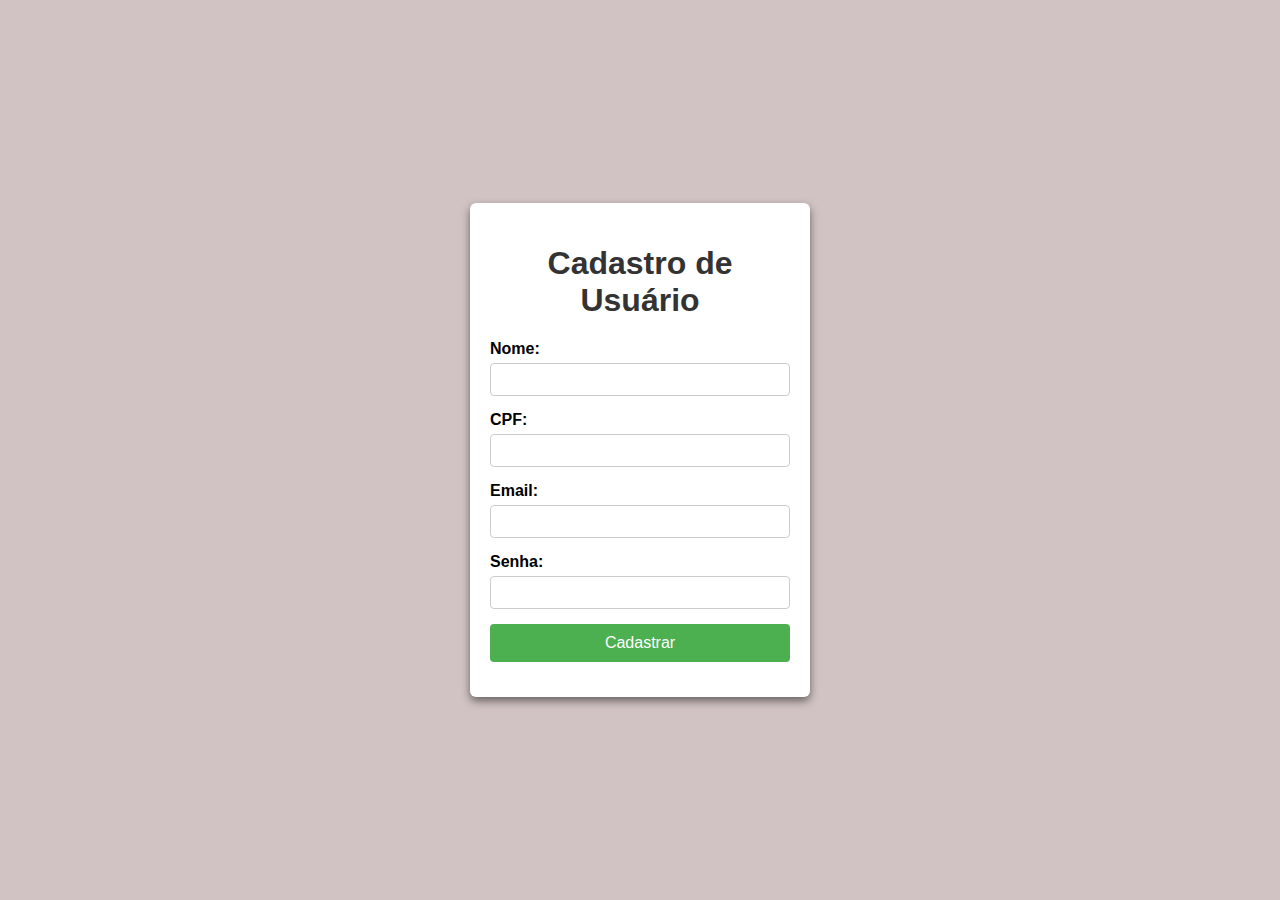
<file: backend/testeFront/index.html>
<!DOCTYPE html>
<html lang="pt-br">
<head>
    <meta charset="UTF-8">
    <meta name="viewport" content="width=device-width, initial-scale=1.0">
    <title>Cadastro de Usuário</title>
    <link rel="stylesheet" href="style.css">
</head>
<body>
    <div class="form-container">
        <h1>Cadastro de Usuário</h1>
        <form id="usuarioForm">
            <label for="nome">Nome:</label>
            <input type="text" id="nome" name="nome" required>
            
            <label for="cpf">CPF:</label>
            <input type="text" id="cpf" name="cpf" required >
            
            <label for="email">Email:</label>
            <input type="email" id="email" name="email" required>
            
            <label for="senha">Senha:</label>
            <input type="password" id="senha" name="senha" required>

            <button type="submit">Cadastrar</button>
        </form>

        <div id="responseMessage" class="response-message"></div>
    </div>

    <script src="script.js"></script>
</body>
</html>
</file>
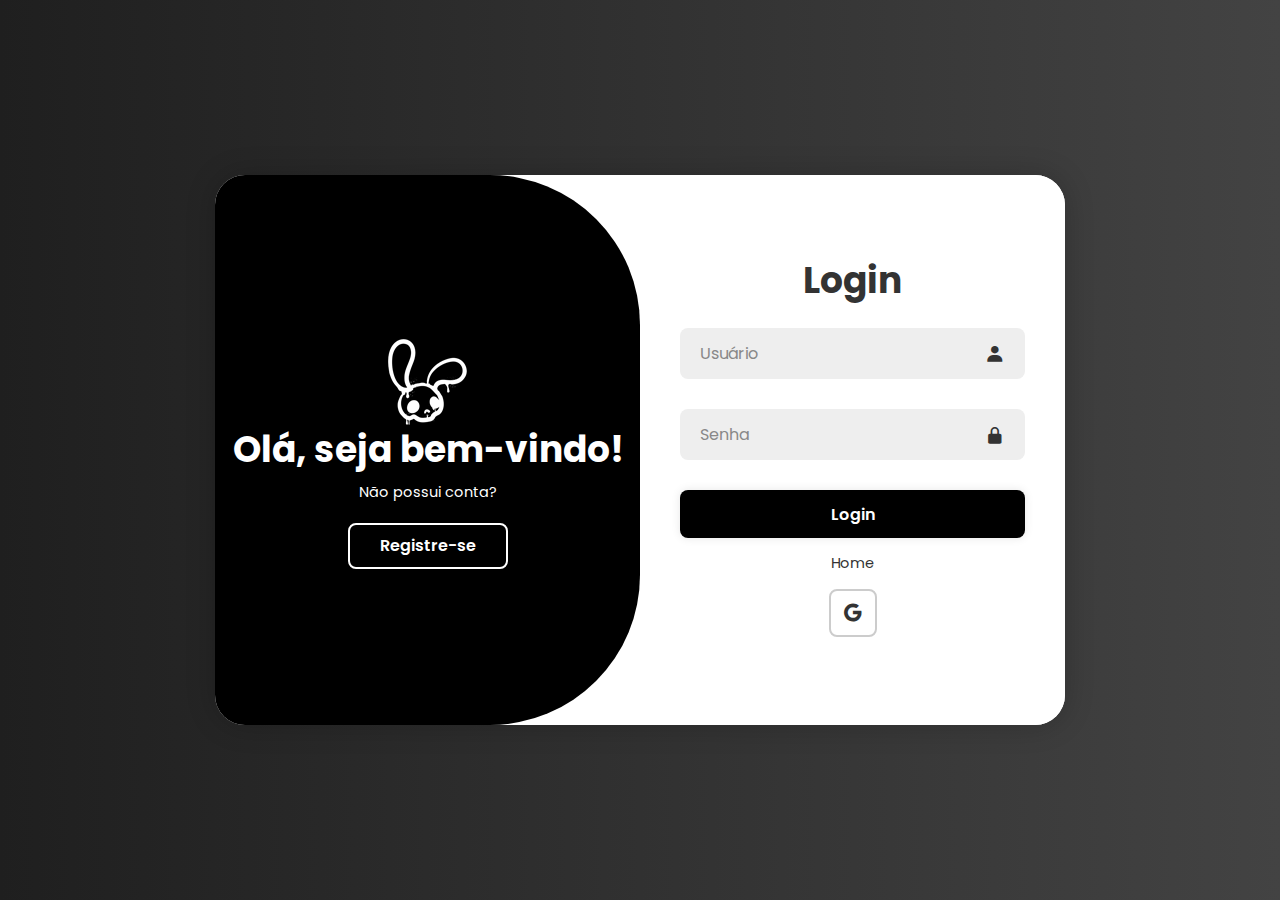
<file: frontend/paginacadastro/cadastro.html>
<!DOCTYPE html>
<html lang="en">
  <head>
    <meta charset="UTF-8" />
    <meta name="viewport" content="width=device-width, initial-scale=1.0" />
    <title>Página de Login</title>
    <link rel="stylesheet" href="cadastro.css" />
    <link
      href="https://unpkg.com/boxicons@2.1.4/css/boxicons.min.css"
      rel="stylesheet"
    />
  </head>
  <body>
    <!-- credits to the writter @leonam-silva-de-souza -->
    <div class="container">
      <div class="form-box login">
        <form action="#" id="cadastroUsuario">
          <h1>Login</h1>
          <div class="input-box">
            <input type="text" id="inputNomeLogin"placeholder="Usuário" required />
            <i class="bx bxs-user"></i>
          </div>
          <div class="input-box">
            <input type="password" id="inputSenhaLogin" placeholder="Senha" required />
            <i class="bx bxs-lock-alt"></i>
          </div>
          <button type="button" id="btnLogin" class="btn">Login</button>
          <p>Home</p>
          <div class="social-icons">
            <a href="index.HTML"><i class="bx bxl-google"></i></a>
          </div>
        </form>
      </div>

      <div class="form-box register">
        <form action="#">
          <h1>Cadastro</h1>
          <div class="input-box">
            <input type="text" id="usuarioInput" name="usuarioInput" placeholder="Usuário" required />
            <i class="bx bxs-user"></i>
          </div>
          <div class="input-box">
            <input type="text" id="cpfInput" name="cpfInput" placeholder="CPF" required />
            <i class="bx bxs-cpf"></i>
          </div>  
          <div class="input-box">
            <input type="email" id="emailInput" name="emailInput" placeholder="Email" required />
            <i class="bx bxs-envelope"></i>
          </div>
          <div class="input-box">
            <input type="password" id="senhaInput" name="senhaInput" placeholder="Senha" required />
            <i class="bx bxs-lock-alt"></i>
          </div>
          <button type="button" id="btnCadastro"class="btn">Cadastrar</button>
          <p>Home</p>
          <div class="social-icons">
            <a href="index.HTML"><i class="bx bxl-google"></i></a>
          </div>
        </form>
      </div>

      <div class="toggle-box">
        <div class="toggle-panel toggle-left">
          <img src="images/miniBunny.png" />
          <h1>Olá, seja bem-vindo!</h1>
          <p>Não possui conta?</p>
          <button class="btn register-btn">Registre-se</button>
        </div>

        <div class="toggle-panel toggle-right">
          <img src="images/miniBunny.png" />
          <h1>Bem-vindo de volta!</h1>
          <p>Já possui conta?</p>
          <button class="btn login-btn">Login</button>
        </div>
      </div>
    </div>

    <script src="SignUp_LogIn_Form.js"></script>
  </body>
</html>
</file>
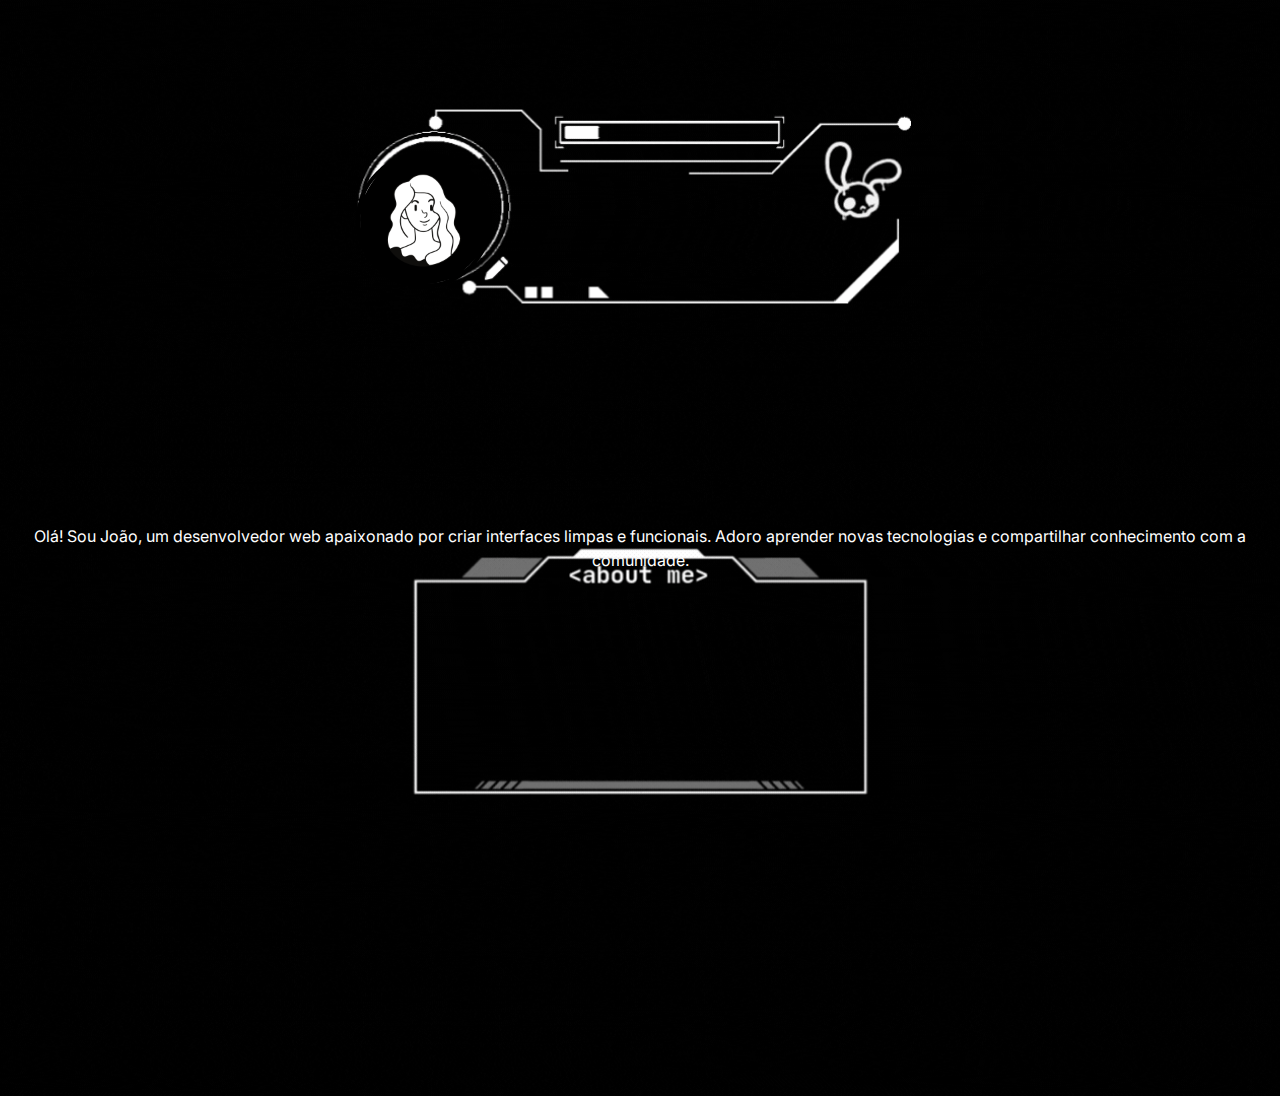
<file: frontend/perfil/perfil.html>
<html lang="pt-BR">
 <head>
  <meta charset="utf-8"/>
  <meta content="width=device-width, initial-scale=1" name="viewport"/>
  <title>Perfil Básico</title>
  <link href="https://cdnjs.cloudflare.com/ajax/libs/font-awesome/5.15.3/css/all.min.css" rel="stylesheet"/>
  <link href="https://fonts.googleapis.com/css2?family=Inter:wght@400;700&amp;display=swap" rel="stylesheet"/>
  <!-- Link para o CSS separado -->
  <link rel="stylesheet" href="style.css"/>
 </head>
 <body>
   <div class="profile-container">
    <img alt="Foto de perfil" class="profile-img" src="../images/pfp.png"/>
   </div>
   <p class="text-content">
    Olá! Sou João, um desenvolvedor web apaixonado por criar interfaces
    limpas e funcionais. Adoro aprender novas tecnologias e compartilhar
    conhecimento com a comunidade.
   </p>
 </body>
</html>
</file>
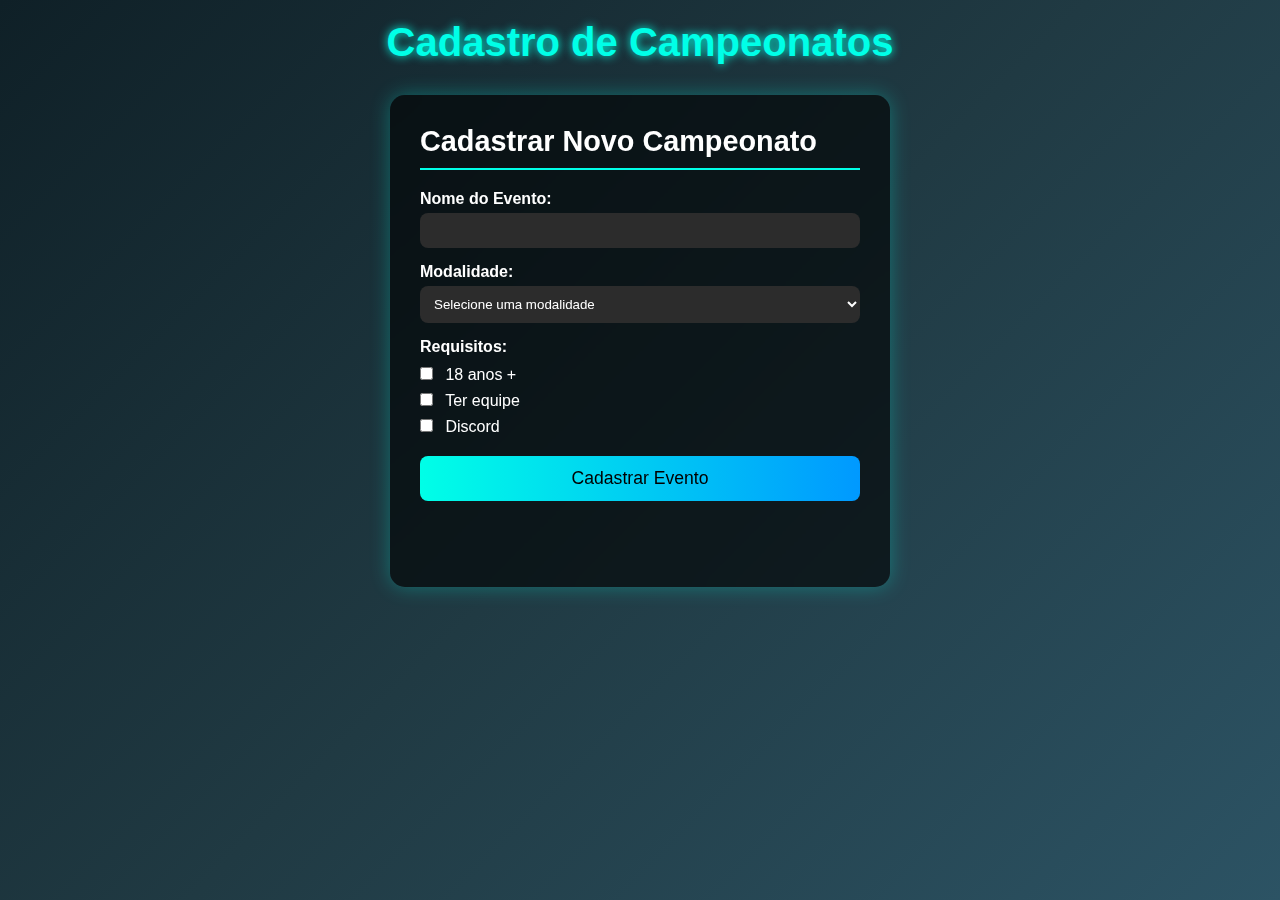
<file: frontend/eventos/paginaEventos/cadastro.html>
<!DOCTYPE html>
<html lang="pt-br">
<head>
    <meta charset="UTF-8">
    <meta name="viewport" content="width=device-width, initial-scale=1.0">
    <title>Cadastro de Campeonatos</title>
    <link rel="stylesheet" href="./style/cadastro.css">
</head>
<body>
    <header>
        <h1>Cadastro de Campeonatos</h1>
    </header>

    <!-- Cadastro de Evento -->
    <section id="evento">
        <h2>Cadastrar Novo Campeonato</h2>
        <form id="formEvento">
            <label for="nomeEvento">Nome do Evento:</label>
            <input type="text" id="nomeEvento" required>

            <label for="modalidadeEvento">Modalidade:</label>
            <select id="modalidadeEvento" required>
                <option value="">Selecione uma modalidade</option>
                <option value="Free Fire">Free Fire</option>
                <option value="Valorant">Valorant</option>
                <option value="League of Legends">League of Legends</option>
                <option value="CS2">CS2</option>
                <option value="FIFA">FIFA</option>
                <option value="Just Dance">Just Dance</option>
            </select>
            <label>Requisitos:</label>
            <div id="requisitosEvento">
                <label><input type="checkbox" value="18 Anos"> 18 anos +</label>
                <label><input type="checkbox" value="Ter equipe"> Ter equipe</label>
                <label><input type="checkbox" value="Discord"> Discord</label>
            </div>
            
            <button type="submit">Cadastrar Evento</button>
            <br>  <br>  <br>
            <div id="res">

            </div>
        </form>
    </section>

    <script src="./script/cadastro.js"></script>
</body>
</html>
</file>
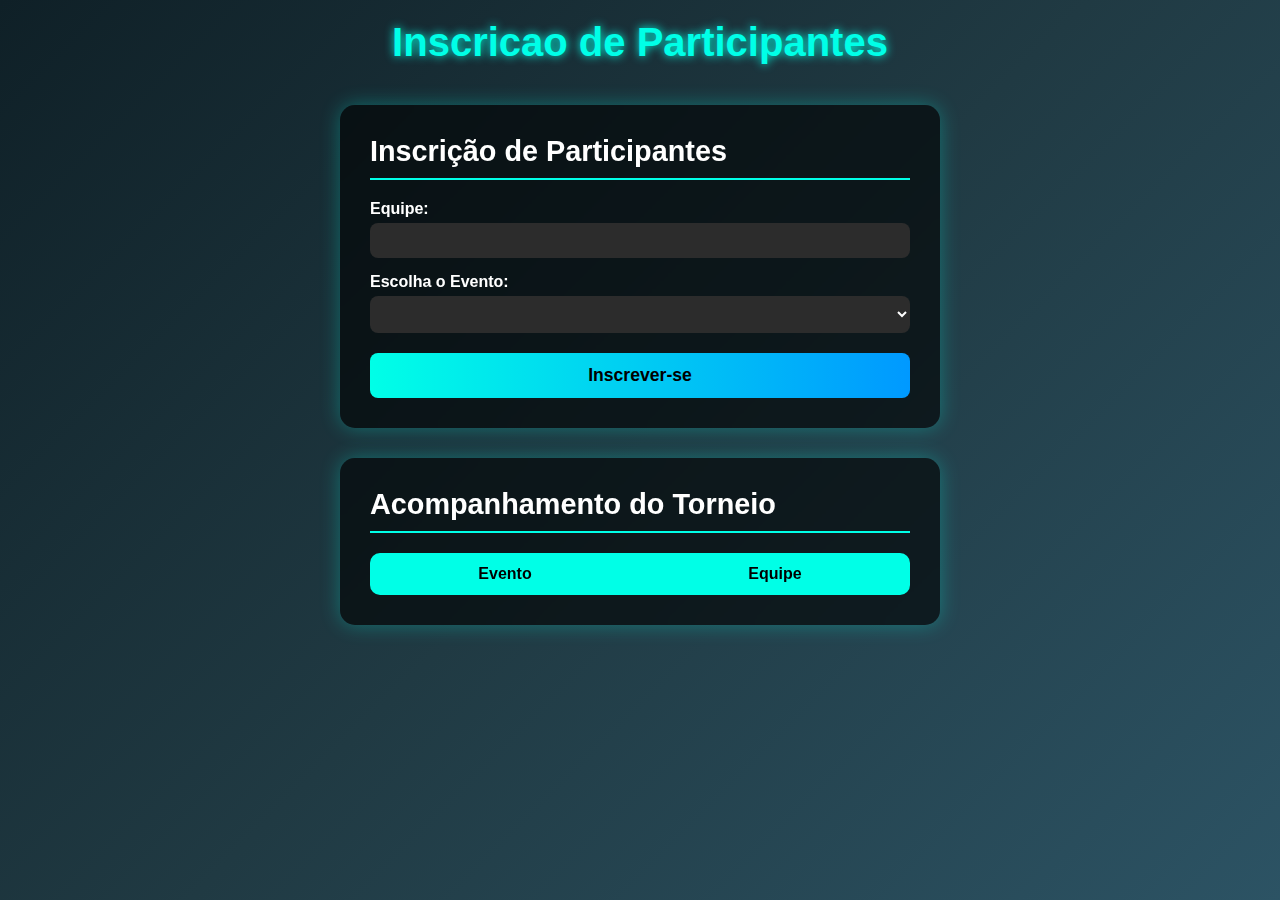
<file: frontend/eventos/paginaEventos/participantes.html>
<!DOCTYPE html>
<html lang="pt-br">
<head>
    <meta charset="UTF-8">
    <meta name="viewport" content="width=device-width, initial-scale=1.0">
    <title>Cadastro de Eventos de Games</title>
    <link rel="stylesheet" href="./style/participantes.css">
</head>
<body>
    <header>
        <h1>Inscricao de Participantes</h1>
    </header>
    <section id="inscricao">
        <h2>Inscrição de Participantes</h2>
        <form id="formInscricao">

            <label for="equipeParticipante">Equipe:</label>
            <input type="text" id="equipeParticipante" required>

            <label for="eventoParticipante">Escolha o Evento:</label>
            <select id="eventoParticipante" required></select>

            <button type="submit">Inscrever-se</button>
        </form>
    </section>

    <section id="acompanhamento">
        <h2>Acompanhamento do Torneio</h2>
        <table id="tabelaClassificacao">
            <thead>
                <tr>
                    <th>Evento</th>
                    <th>Equipe</th>
                </tr>
            </thead>
            <tbody>
                <!-- Classificações serão inseridas aqui -->
            </tbody>
        </table>
    </section>

    <script src="./script/participantes.js"></script>
</body>
</html>
</file>
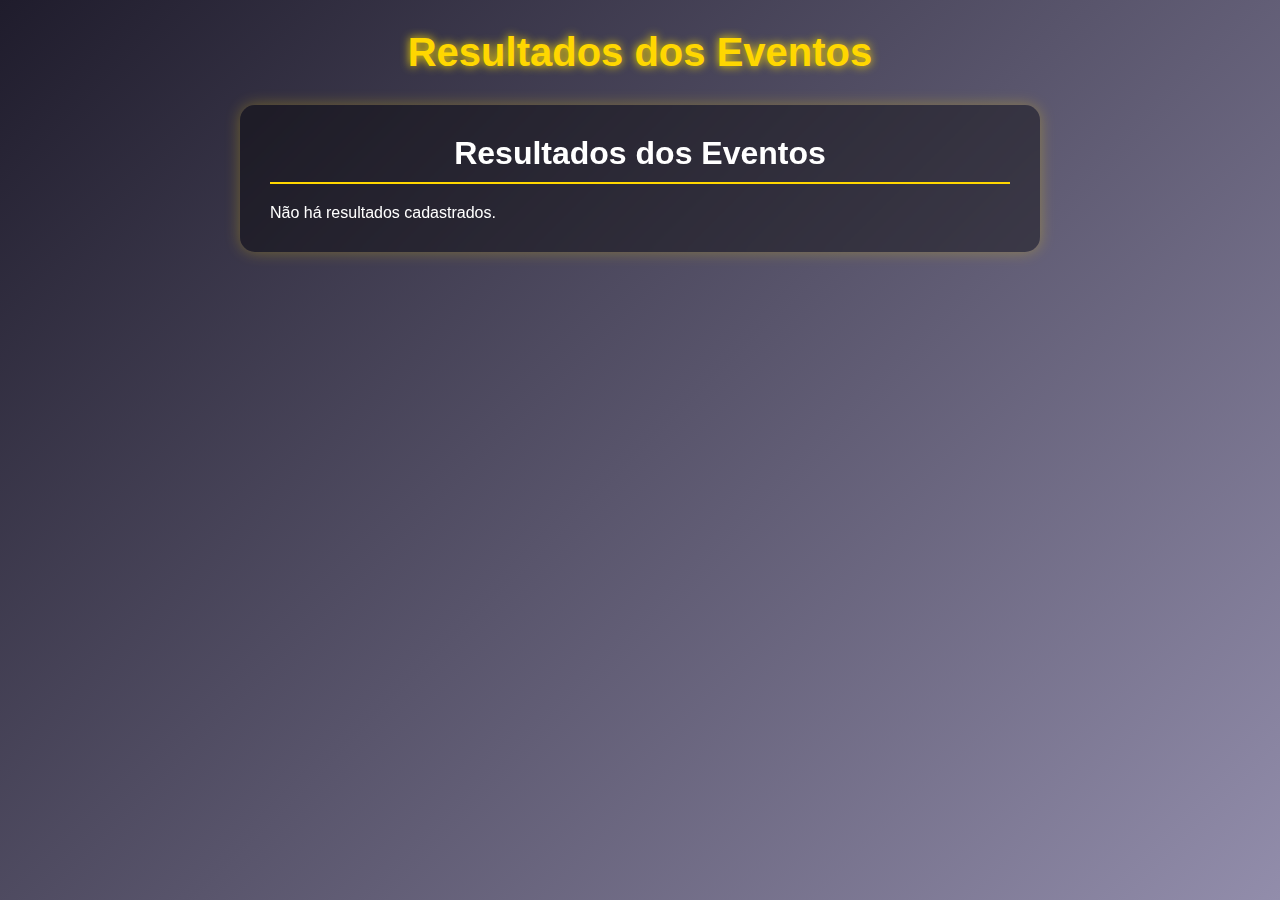
<file: frontend/eventos/paginaEventos/resultados.html>
<!DOCTYPE html>
<html lang="pt-br">
<head>
    <meta charset="UTF-8">
    <meta name="viewport" content="width=device-width, initial-scale=1.0">
    <title>Visualizar Eventos</title>
    <link rel="stylesheet" href="./style/resultado.css">
</head>
<body>
    <header>
        <h1>Resultados dos Eventos</h1>
    </header>
    <section>
        <h1>Resultados dos Eventos</h1>
        <div id="resultados"></div>
    </section>

    <script src="./script/resultados.js"></script>
</body>
</html>
</file>
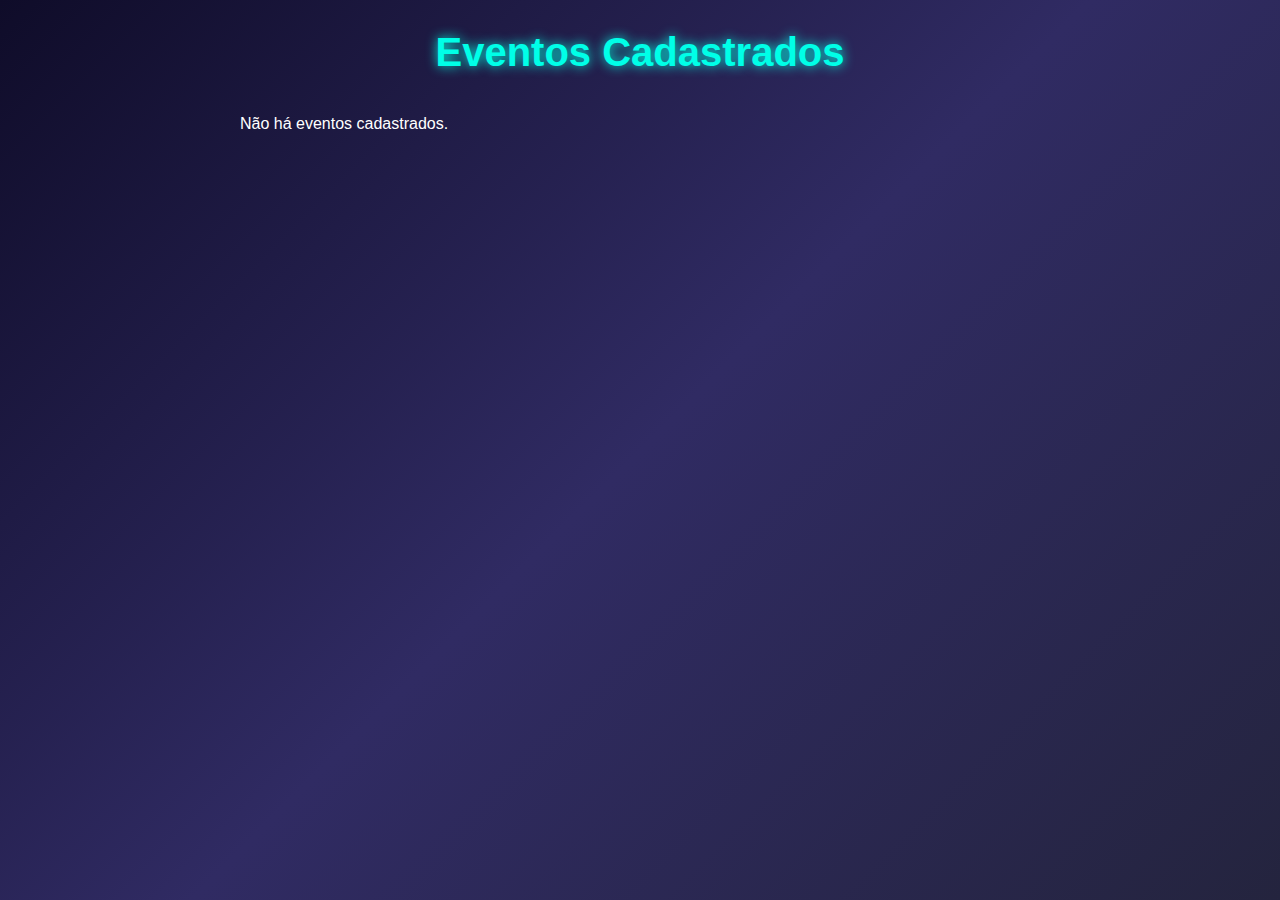
<file: frontend/eventos/paginaEventos/visualizacao.html>
<!DOCTYPE html>
<html lang="pt-br">
<head>
    <meta charset="UTF-8">
    <meta name="viewport" content="width=device-width, initial-scale=1.0">
    <title>Visualizar Eventos</title>
    <link rel="stylesheet" href="./style/visualizacao.css">
</head>
<body>
    <header>
        <h1>Eventos Cadastrados</h1>
    </header>

    <section id="eventosListados">
        <!-- Os eventos cadastrados aparecerão aqui -->
    </section>
    <div id="res">
    </div>
    <script src="./script/visualizacao.js"></script>
</body>
</html>
</file>
<file: backend/testeFront/style.css>
body {
    font-family: Arial, sans-serif;
    background-color: #d1c3c3;
    display: flex;
    justify-content: center;
    align-items: center;
    height: 100vh;
    margin: 0;
}

.form-container {   
    background-color: #fff;
    padding: 20px;
    box-shadow: 0 4px 8px rgba(0, 0, 0, 0.5);
    border-radius: 6px;
    width: 300px;
}

h1 {
    text-align: center;
    color: #333;
}

form {
    display: flex;
    flex-direction: column;
}

label {
    margin-bottom: 5px;
    font-weight: bold;
}

input {
    margin-bottom: 15px;
    padding: 8px;
    border: 1px solid #ccc;
    border-radius: 4px;
}

button {
    padding: 10px;
    background-color: #4CAF50;
    color: white;
    border: none;
    border-radius: 4px;
    cursor: pointer;
    font-size: 16px;
}

button:hover {
    background-color: #45a049;
}

.response-message {
    text-align: center;
    margin-top: 15px;
    font-size: 16px;
}
</file>
<file: frontend/paginacadastro/cadastro.css>
@import url('https://fonts.googleapis.com/css2?family=Poppins:ital,wght@0,100;0,200;0,300;0,400;0,500;0,600;0,700;0,800;0,900;1,100;1,200;1,300;1,400;1,500;1,600;1,700;1,800;1,900&display=swap');

*{
    margin: 0;
    padding: 0;
    box-sizing: border-box;
    font-family: "Poppins", sans-serif;
    text-decoration: none;
    list-style: none;
}

body{
    display: flex;
    justify-content: center;
    align-items: center;
    min-height: 100vh;
    background: linear-gradient(90deg, #1f1f1f, #434343);
}

.container{
    position: relative;
    width: 850px;
    height: 550px;
    background: #fff;
    margin: 20px;
    border-radius: 30px;
    box-shadow: 0 0 30px rgba(0, 0, 0, .2);
    overflow: hidden;
}

    .container h1{
        font-size: 36px;
        margin: -10px 0;
    }

    .container p{
        font-size: 14.5px;
        margin: 15px 0;
    }

form{ width: 100%; }

.form-box{
    position: absolute;
    right: 0;
    width: 50%;
    height: 100%;
    background: #fff;
    display: flex;
    align-items: center;
    color: #333;
    text-align: center;
    padding: 40px;
    z-index: 1;
    transition: .6s ease-in-out 1.2s, visibility 0s 1s;
}

    .container.active .form-box{ right: 50%; }

    .form-box.register{ visibility: hidden; }
        .container.active .form-box.register{ visibility: visible; }

.input-box{
    position: relative;
    margin: 30px 0;
}

    .input-box input{
        width: 100%;
        padding: 13px 50px 13px 20px;
        background: #eee;
        border-radius: 8px;
        border: none;
        outline: none;
        font-size: 16px;
        color: #333;
        font-weight: 500;
    }

        .input-box input::placeholder{
            color: #888;
            font-weight: 400;
        }
    
    .input-box i{
        position: absolute;
        right: 20px;
        top: 50%;
        transform: translateY(-50%);
        font-size: 20px;
    }

.forgot-link{ margin: -15px 0 15px; }
    .forgot-link a{
        font-size: 14.5px;
        color: #333;
    }

.btn{
    width: 100%;
    height: 48px;
    background: #000000;
    border-radius: 8px;
    box-shadow: 0 0 10px rgba(0, 0, 0, .1);
    border: none;
    cursor: pointer;
    font-size: 16px;
    color: #fff;
    font-weight: 600;
}

.social-icons{
    display: flex;
    justify-content: center;
}

    .social-icons a{
        display: inline-flex;
        padding: 10px;
        border: 2px solid #ccc;
        border-radius: 8px;
        font-size: 24px;
        color: #333;
        margin: 0 8px;
    }

.toggle-box{
    position: absolute;
    width: 100%;
    height: 100%;
}

    .toggle-box::before{
        content: '';
        position: absolute;
        left: -250%;
        width: 300%;
        height: 100%;
        background: #000000;
        /* border: 2px solid red; */
        border-radius: 150px;
        z-index: 2;
        transition: 1.8s ease-in-out;
    }

        .container.active .toggle-box::before{ left: 50%; }

.toggle-panel{
    position: absolute;
    width: 50%;
    height: 100%;
    /* background: seagreen; */
    color: #fff;
    display: flex;
    flex-direction: column;
    justify-content: center;
    align-items: center;
    z-index: 2;
    transition: .6s ease-in-out;
}

    .toggle-panel.toggle-left{ 
        left: 0;
        transition-delay: 1.2s; 
    }
        .container.active .toggle-panel.toggle-left{
            left: -50%;
            transition-delay: .6s;
        }

    .toggle-panel.toggle-right{ 
        right: -50%;
        transition-delay: .6s;
    }
        .container.active .toggle-panel.toggle-right{
            right: 0;
            transition-delay: 1.2s;
        }

    .toggle-panel p{ margin-bottom: 20px; }

    .toggle-panel .btn{
        width: 160px;
        height: 46px;
        background: transparent;
        border: 2px solid #fff;
        box-shadow: none;
    }

@media screen and (max-width: 650px){
    .container{ height: calc(100vh - 40px); }

    .form-box{
        bottom: 0;
        width: 100%;
        height: 70%;
    }

        .container.active .form-box{
            right: 0;
            bottom: 30%;
        }

    .toggle-box::before{
        left: 0;
        top: -270%;
        width: 100%;
        height: 300%;
        border-radius: 20vw;
    }

        .container.active .toggle-box::before{
            left: 0;
            top: 70%;
        }

        .container.active .toggle-panel.toggle-left{
            left: 0;
            top: -30%;
        }

    .toggle-panel{ 
        width: 100%;
        height: 30%;
    }
        .toggle-panel.toggle-left{ top: 0; }
        .toggle-panel.toggle-right{
            right: 0;
            bottom: -30%;
        }

            .container.active .toggle-panel.toggle-right{ bottom: 0; }
}

@media screen and (max-width: 400px){
    .form-box { padding: 20px; }

    .toggle-panel h1{font-size: 30px; }
}
</file>
<file: frontend/perfil/style.css>
/* Definindo o estilo do corpo da página */
body {
    font-family: 'Inter', sans-serif;
    background-image: url('../images/backg.gif');
    background-size: cover;
    background-position: center;
    background-repeat: no-repeat;
    height: 120vh;
    display: flex;
    justify-content: center;
    align-items: center;
    position: relative;
  }
  
  /* Posicionamento da foto de perfil */
  .profile-container {
    position: absolute;
    top: 9rem;  /* ajusta a posição vertical */
    right: 13.5rem; /* ajusta a posição horizontal */
    display: flex;
    justify-content: center;
    width: 100%;
    margin-bottom: 1rem;
  }
  
  /* Estilos para a foto de perfil */
  .profile-img {
    width: 8rem; /* 24 Tailwind equivale a 6rem */
    height: 8rem; /* 24 Tailwind equivale a 6rem */
    border-radius: 50%;
    object-fit: cover;
    border: 4px solid black;
  }
  
  /* Estilo do texto */
  .text-content {
    color: white;
    text-align: center;
    font-size: 1rem;
    line-height: 1.5;
  }
</file>
<file: frontend/eventos/paginaEventos/style/cadastro.css>
/* Reset */
* {
    margin: 0;
    padding: 0;
    box-sizing: border-box;
}

body {
    font-family: 'Segoe UI', Tahoma, Geneva, Verdana, sans-serif;
    background: linear-gradient(135deg, #0f2027, #203a43, #2c5364);
    color: #fff;
    min-height: 100vh;
    display: flex;
    flex-direction: column;
    align-items: center;
    padding: 20px;
}

header {
    margin-bottom: 30px;
    text-align: center;
}

header h1 {
    font-size: 2.5rem;
    color: #00ffe7;
    text-shadow: 0 0 10px #00ffe7;
}

section#evento {
    background-color: rgba(0, 0, 0, 0.6);
    border-radius: 15px;
    padding: 30px;
    width: 100%;
    max-width: 500px;
    box-shadow: 0 0 20px rgba(0, 255, 231, 0.3);
    backdrop-filter: blur(10px);
}

section h2 {
    font-size: 1.8rem;
    margin-bottom: 20px;
    color: #ffffff;
    border-bottom: 2px solid #00ffe7;
    padding-bottom: 10px;
}

form label {
    display: block;
    margin-top: 15px;
    font-weight: bold;
}

form input[type="text"],
form select {
    width: 100%;
    padding: 10px;
    margin-top: 5px;
    border: none;
    border-radius: 8px;
    background-color: #2c2c2c;
    color: #fff;
}

#requisitosEvento {
    margin-top: 10px;
}

#requisitosEvento label {
    display: block;
    margin-top: 8px;
    font-weight: normal;
}

form input[type="checkbox"] {
    margin-right: 8px;
}

button[type="submit"] {
    margin-top: 20px;
    padding: 12px;
    width: 100%;
    background: linear-gradient(90deg, #00ffe7, #0099ff);
    border: none;
    border-radius: 8px;
    color: #000;
    font-size: 1.1rem;
    cursor: pointer;
    transition: all 0.3s ease-in-out;
}

button[type="submit"]:hover {
    transform: scale(1.05);
    box-shadow: 0 0 15px #00ffe7;
}

#res {
    margin-top: 20px;
    font-size: 1rem;
    color: #00ffe7;
    text-align: center;
}
</file>
<file: frontend/eventos/paginaEventos/style/participantes.css>
/* Reset básico */
* {
    margin: 0;
    padding: 0;
    box-sizing: border-box;
}

body {
    font-family: 'Segoe UI', Tahoma, Geneva, Verdana, sans-serif;
    background: linear-gradient(135deg, #0f2027, #203a43, #2c5364);
    color: #fff;
    padding: 20px;
    min-height: 100vh;
    display: flex;
    flex-direction: column;
    align-items: center;
}

header {
    margin-bottom: 40px;
    text-align: center;
}

header h1 {
    font-size: 2.5rem;
    color: #00ffe7;
    text-shadow: 0 0 10px #00ffe7;
}

/* Formulário de Inscrição */
section#inscricao, section#acompanhamento {
    background-color: rgba(0, 0, 0, 0.6);
    backdrop-filter: blur(8px);
    border-radius: 15px;
    padding: 30px;
    width: 100%;
    max-width: 600px;
    margin-bottom: 30px;
    box-shadow: 0 0 20px rgba(0, 255, 231, 0.3);
}

section h2 {
    font-size: 1.8rem;
    margin-bottom: 20px;
    border-bottom: 2px solid #00ffe7;
    padding-bottom: 10px;
    color: #fff;
}

form label {
    display: block;
    margin-top: 15px;
    font-weight: bold;
}

form input[type="text"],
form select {
    width: 100%;
    padding: 10px;
    margin-top: 5px;
    border: none;
    border-radius: 8px;
    background-color: #2c2c2c;
    color: #fff;
}

button[type="submit"] {
    margin-top: 20px;
    padding: 12px;
    width: 100%;
    background: linear-gradient(90deg, #00ffe7, #0099ff);
    border: none;
    border-radius: 8px;
    color: #000;
    font-size: 1.1rem;
    font-weight: bold;
    cursor: pointer;
    transition: all 0.3s ease-in-out;
}

button[type="submit"]:hover {
    transform: scale(1.05);
    box-shadow: 0 0 15px #00ffe7;
}

/* Tabela de Classificação */
table {
    width: 100%;
    border-collapse: collapse;
    margin-top: 20px;
    background-color: rgba(255, 255, 255, 0.05);
    border-radius: 10px;
    overflow: hidden;
}

thead {
    background-color: #00ffe7;
    color: #000;
}

thead th {
    padding: 12px;
    font-size: 1rem;
}

tbody td {
    padding: 10px;
    text-align: center;
    border-top: 1px solid rgba(255, 255, 255, 0.1);
}

tbody tr:nth-child(even) {
    background-color: rgba(255, 255, 255, 0.03);
}

tbody tr:hover {
    background-color: rgba(0, 255, 231, 0.1);
}
</file>
<file: frontend/eventos/paginaEventos/style/resultado.css>
/* Reset básico */
* {
    margin: 0;
    padding: 0;
    box-sizing: border-box;
}

body {
    font-family: 'Segoe UI', Tahoma, Geneva, Verdana, sans-serif;
    background: linear-gradient(135deg, #1f1c2c, #928dab);
    color: #ffffff;
    min-height: 100vh;
    padding: 30px;
    display: flex;
    flex-direction: column;
    align-items: center;
}

header {
    text-align: center;
    margin-bottom: 30px;
}

header h1 {
    font-size: 2.5rem;
    color: #ffd700;
    text-shadow: 0 0 10px #ffdf00;
}

/* Seção dos resultados */
section {
    width: 100%;
    max-width: 800px;
    background-color: rgba(0, 0, 0, 0.4);
    padding: 30px;
    border-radius: 15px;
    box-shadow: 0 0 15px rgba(255, 215, 0, 0.3);
    backdrop-filter: blur(6px);
}

section h1 {
    font-size: 2rem;
    margin-bottom: 20px;
    border-bottom: 2px solid #ffd700;
    padding-bottom: 10px;
    text-align: center;
}

/* Container de resultados */
#resultados {
    display: flex;
    flex-direction: column;
    gap: 20px;
}

/* Cada box de evento */
.boxEvento {
    background: rgba(255, 255, 255, 0.08);
    border: 1px solid rgba(255, 255, 255, 0.15);
    border-radius: 12px;
    padding: 20px;
    transition: transform 0.3s ease;
    box-shadow: 0 0 12px rgba(255, 215, 0, 0.2);
}

.boxEvento:hover {
    transform: scale(1.02);
}

.boxEvento h3 {
    font-size: 1.5rem;
    color: #ffffff;
    margin-bottom: 10px;
}

.boxEvento p {
    margin: 6px 0;
    font-size: 1.2rem;
}

.boxEvento strong {
    color: #ffd700;
    text-shadow: 0 0 5px #ffdd57;
}

.status {
    font-weight: bold;
    margin-left: 10px;
    padding: 4px 10px;
    border-radius: 8px;
    font-size: 0.85rem;
}

.status.andamento {
    background-color: #27ae60;
    color: white;
}

.status.encerrado {
    background-color: #e74c3c;
    color: white;
}

.status {
    font-weight: bold;
    margin-left: 10px;
}

.encerrado {
    color: red;
}

.andamento {
    color: green;
}
</file>
<file: frontend/eventos/paginaEventos/style/visualizacao.css>
/* Reset */
* {
    margin: 0;
    padding: 0;
    box-sizing: border-box;
}

body {
    font-family: 'Segoe UI', Tahoma, Geneva, Verdana, sans-serif;
    background: linear-gradient(135deg, #0f0c29, #302b63, #24243e);
    color: #fff;
    min-height: 100vh;
    padding: 30px;
    display: flex;
    flex-direction: column;
    align-items: center;
}

header {
    margin-bottom: 40px;
    text-align: center;
}

header h1 {
    font-size: 2.5rem;
    color: #00ffe7;
    text-shadow: 0 0 12px #00ffe7;
}

/* Lista de eventos */
#eventosListados {
    width: 100%;
    max-width: 800px;
    display: flex;
    flex-direction: column;
    gap: 20px;
}

/* Caixa de cada evento */
.boxEvento {
    background-color: rgba(255, 255, 255, 0.05);
    border-radius: 15px;
    padding: 20px;
    box-shadow: 0 0 15px rgba(0, 255, 231, 0.15);
    border: 1px solid rgba(0, 255, 231, 0.2);
    transition: transform 0.2s ease-in-out;
}

.boxEvento:hover {
    transform: scale(1.02);
}

.boxEvento h3 {
    font-size: 1.4rem;
    color: #00ffe7;
    margin-bottom: 10px;
}

.boxEvento p {
    margin: 5px 0;
}

.boxEvento .requisitos {
    font-style: italic;
    color: #ccc;
}

/* Botões */
button {
    margin-top: 10px;
    padding: 10px 15px;
    border: none;
    border-radius: 8px;
    font-weight: bold;
    cursor: pointer;
    transition: all 0.3s ease;
}

button:hover {
    transform: scale(1.05);
}

/* Botão de salvar */
button:contains("Salvar Resultado") {
    background: linear-gradient(to right, #00c6ff, #0072ff);
    color: white;
}

/* Botão de deletar */
button:contains("Deletar") {
    background: linear-gradient(to right, #ff4e50, #f9d423);
    color: black;
}

/* Select */
select {
    width: 100%;
    padding: 10px;
    margin-top: 5px;
    border-radius: 6px;
    border: 1px solid #ccc;
    background-color: #2c2c2c;
    color: #fff;
}

/* Resultado */
[id^="res-"] {
    margin-top: 10px;
    font-weight: bold;
    color: #00ff7f;
}
</file>
